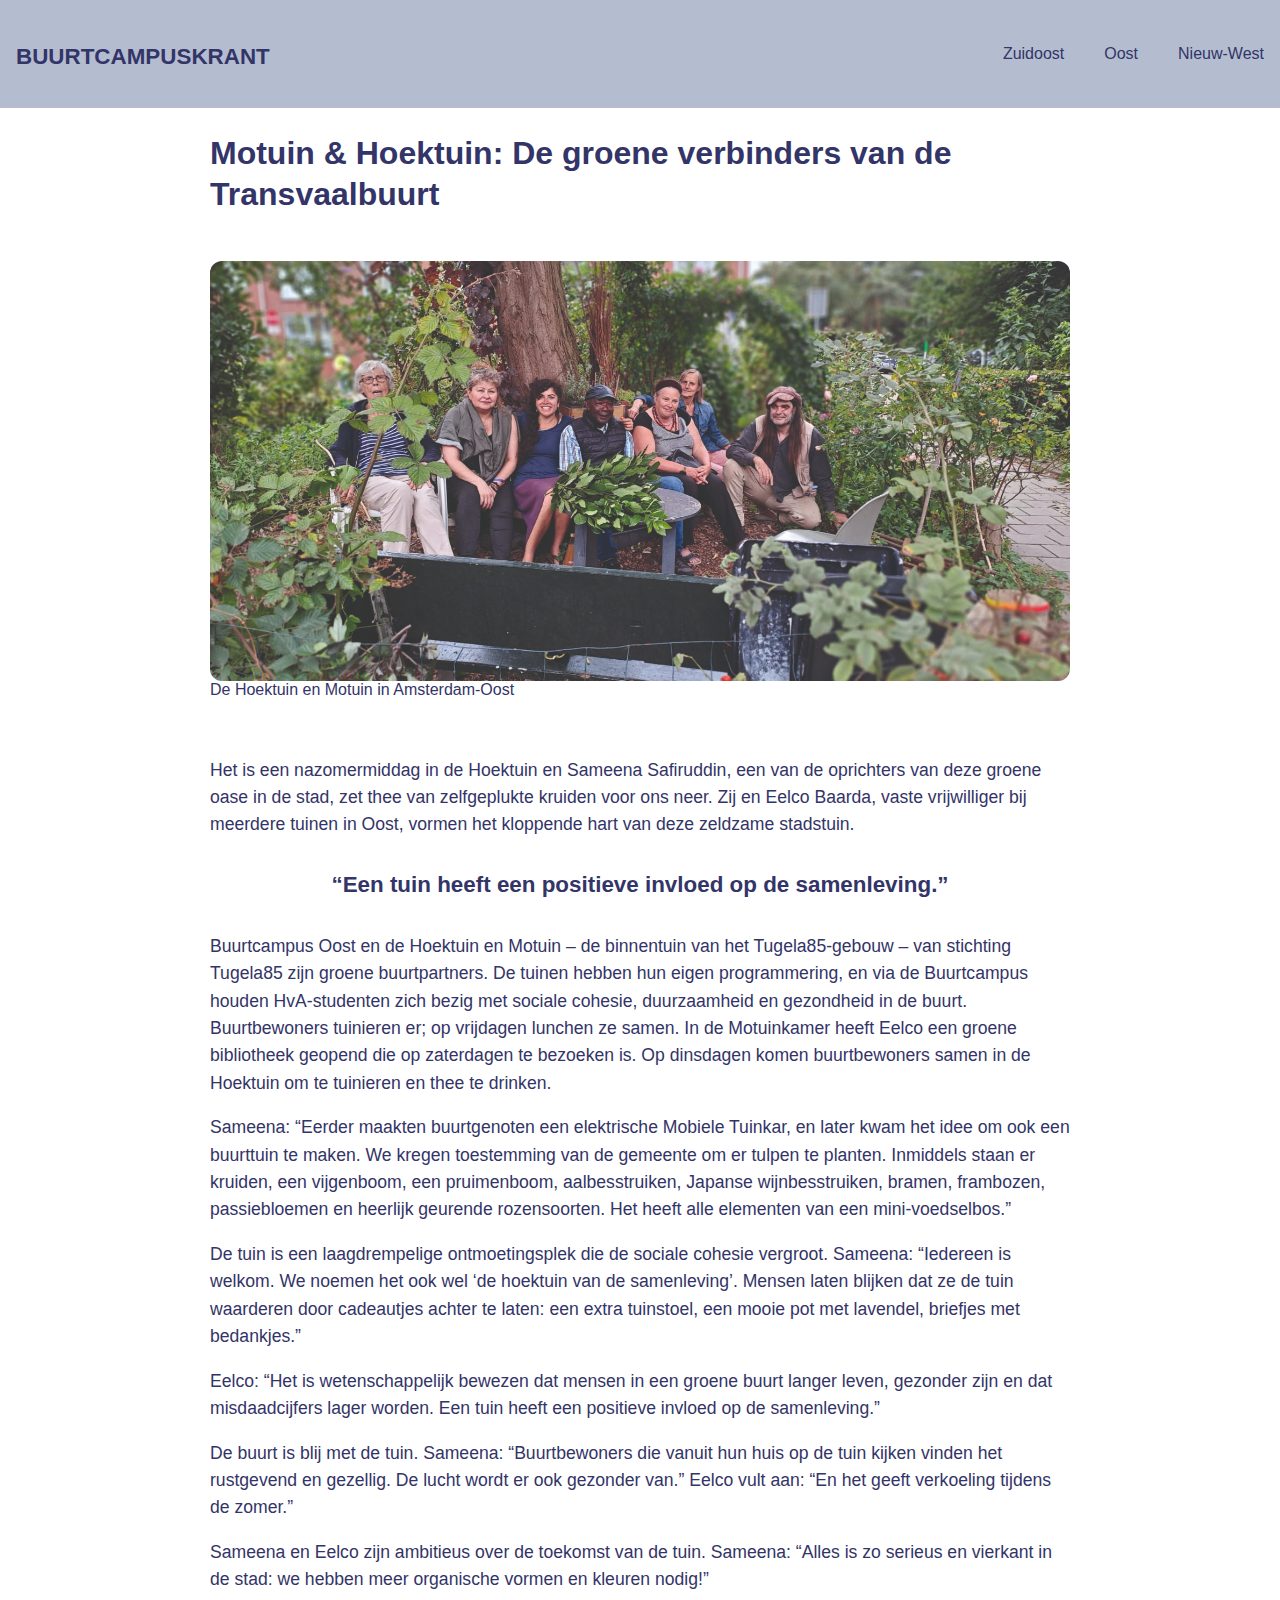
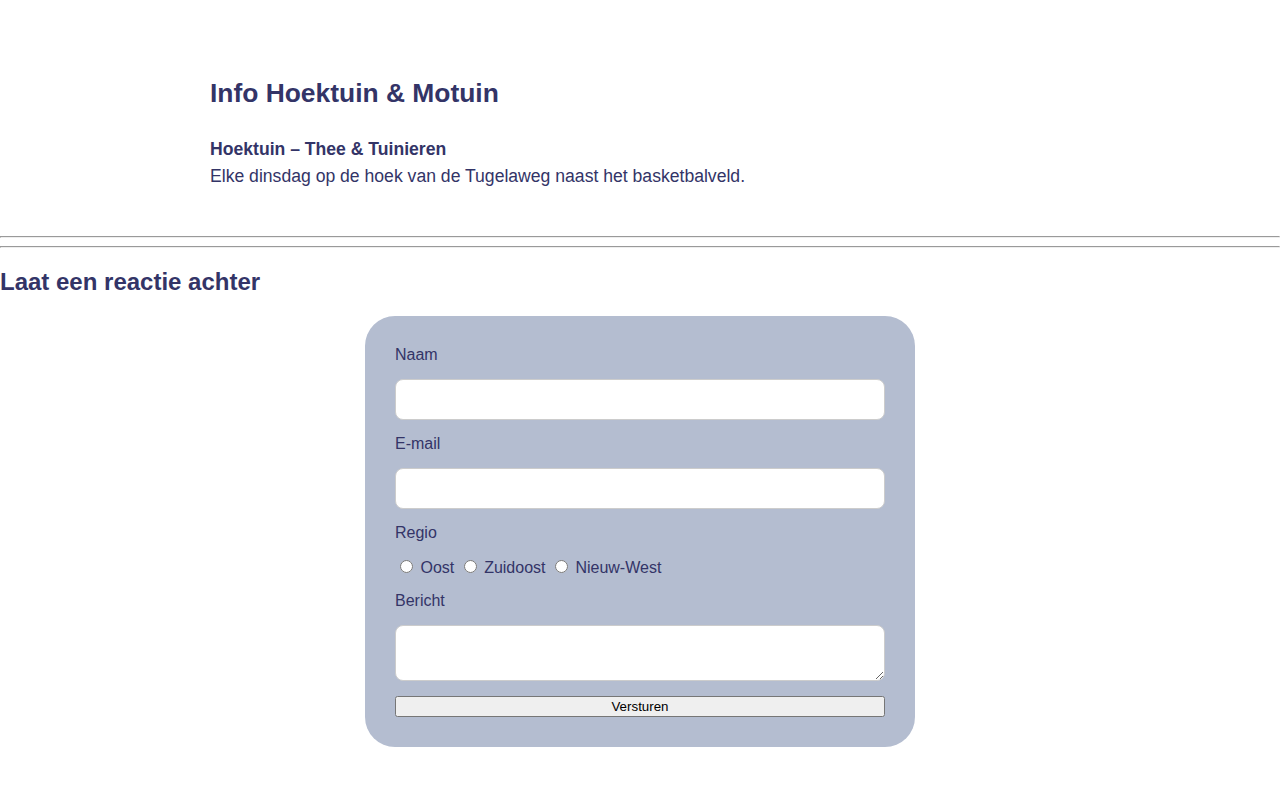
<file: artikel 3.html>
<!DOCTYPE html>
<html lang="nl">
<head>
    <meta charset="UTF-8">
    <meta name="viewport" content="width=device-width, initial-scale=1.0">
    <title>Motuin & Hoektuin – Buurtcampuskrant</title>

    <!-- Styleguide -->
    <link rel="stylesheet" href="https://toasterbath0758.github.io/look-and-feel-styleguide-BCK/styleguide-buurtcampuskrant.css">

    <!-- Jouw CSS -->
    <link rel="stylesheet" href="style.css">
</head>

<body>

<header class="header-main">

    <h1 class="font-size-xxl">
        <a href="index.html">Buurtcampuskrant</a>
    </h1>

    <nav class="navList">
        <ul id="navList">
            <li><a class="navKnop font-size-l" href="zuidoost.html">Zuidoost</a></li>
            <li><a class="navKnop font-size-l" href="oost.html">Oost</a></li>
            <li><a class="navKnop font-size-l" href="nieuw-west.html">Nieuw-West</a></li>
        </ul>
    </nav>
</header>

<main>

    <!-- PAGINATITEL -->
    <h1 class="pagina-titel font-size-xl">
        Motuin & Hoektuin: De groene verbinders van de Transvaalbuurt
    </h1>

    <!-- FOTO -->
    <section class="artikel-foto">
        <img src="mohoektuin.JPG" alt="Motuin en Hoektuin in de Transvaalbuurt">
        <figcaption class="font-size-s foto-label">De Hoektuin en Motuin in Amsterdam-Oost</figcaption>
    </section>

    <!-- ARTIKELTEKST -->
    <section class="artikel-tekstblok">

        <!-- INTRO -->
        <p class="font-size-s">
            Het is een nazomermiddag in de Hoektuin en Sameena Safiruddin, een van de oprichters van deze groene oase in de stad,
            zet thee van zelfgeplukte kruiden voor ons neer. Zij en Eelco Baarda, vaste vrijwilliger bij meerdere tuinen in Oost,
            vormen het kloppende hart van deze zeldzame stadstuin.
        </p>

        <!-- OPTIONELE STREAMER -->
        <blockquote class="blockquote1">
            <p class="font-size-l"><strong>“Een tuin heeft een positieve invloed op de samenleving.”</strong></p>
        </blockquote>

        <!-- BODY -->
        <p class="font-size-s">
            Buurtcampus Oost en de Hoektuin en Motuin – de binnentuin van het Tugela85-gebouw – van stichting Tugela85 zijn
            groene buurtpartners. De tuinen hebben hun eigen programmering, en via de Buurtcampus houden HvA-studenten
            zich bezig met sociale cohesie, duurzaamheid en gezondheid in de buurt. Buurtbewoners tuinieren er;
            op vrijdagen lunchen ze samen. In de Motuinkamer heeft Eelco een groene bibliotheek geopend die op zaterdagen
            te bezoeken is. Op dinsdagen komen buurtbewoners samen in de Hoektuin om te tuinieren en thee te drinken.
        </p>

        <p class="font-size-s">
            Sameena: “Eerder maakten buurtgenoten een elektrische Mobiele Tuinkar, en later kwam het idee om ook een buurttuin
            te maken. We kregen toestemming van de gemeente om er tulpen te planten. Inmiddels staan er kruiden, een
            vijgenboom, een pruimenboom, aalbesstruiken, Japanse wijnbesstruiken, bramen, frambozen, passiebloemen en heerlijk
            geurende rozensoorten. Het heeft alle elementen van een mini-voedselbos.”
        </p>

        <p class="font-size-s">
            De tuin is een laagdrempelige ontmoetingsplek die de sociale cohesie vergroot. Sameena: “Iedereen is welkom.
            We noemen het ook wel ‘de hoektuin van de samenleving’. Mensen laten blijken dat ze de tuin waarderen door
            cadeautjes achter te laten: een extra tuinstoel, een mooie pot met lavendel, briefjes met bedankjes.”
        </p>

        <p class="font-size-s">
            Eelco: “Het is wetenschappelijk bewezen dat mensen in een groene buurt langer leven, gezonder zijn en dat
            misdaadcijfers lager worden. Een tuin heeft een positieve invloed op de samenleving.”
        </p>

        <p class="font-size-s">
            De buurt is blij met de tuin. Sameena: “Buurtbewoners die vanuit hun huis op de tuin kijken vinden het
            rustgevend en gezellig. De lucht wordt er ook gezonder van.” Eelco vult aan: “En het geeft verkoeling
            tijdens de zomer.”
        </p>

        <p class="font-size-s">
            Sameena en Eelco zijn ambitieus over de toekomst van de tuin. Sameena: “Alles is zo serieus en vierkant in
            de stad: we hebben meer organische vormen en kleuren nodig!”
        </p>

    </section>

    <!-- INZETKADER -->
    <section class="artikel-tekstblok">
        <h2 class="font-size-l">Info Hoektuin & Motuin</h2>

        <p class="font-size-s">
            <strong>Hoektuin – Thee & Tuinieren</strong><br>
            Elke dinsdag op de hoek van de Tugelaweg naast het basketbalveld.
        </p>
    </section>

    <hr>

    <hr>

<!-- REACTIEFORMULIER -->
<section class="reactie-container">

    <h2 class="reactie-titel font-size-xl">Laat een reactie achter</h2>

    <form class="contact-form">

        <label class="form-label-text">Naam</label>
        <input type="text" class="input-field" required>

        <label class="form-label-text">E-mail</label>
        <input type="email" class="input-field" required>

        <label class="form-label-text">Regio</label>
        <div class="radio-group">
            <label><input type="radio" name="regio" value="Oost"> Oost</label>
            <label><input type="radio" name="regio" value="Zuidoost"> Zuidoost</label>
            <label><input type="radio" name="regio" value="Nieuw-West"> Nieuw-West</label>
        </div>

        <label class="form-label-textarea">Bericht</label>
        <textarea class="textarea-input-field" required></textarea>

        <button class="submit-button">Versturen</button>
    </form>

</section>


</main>

</body>
</html>
</file>
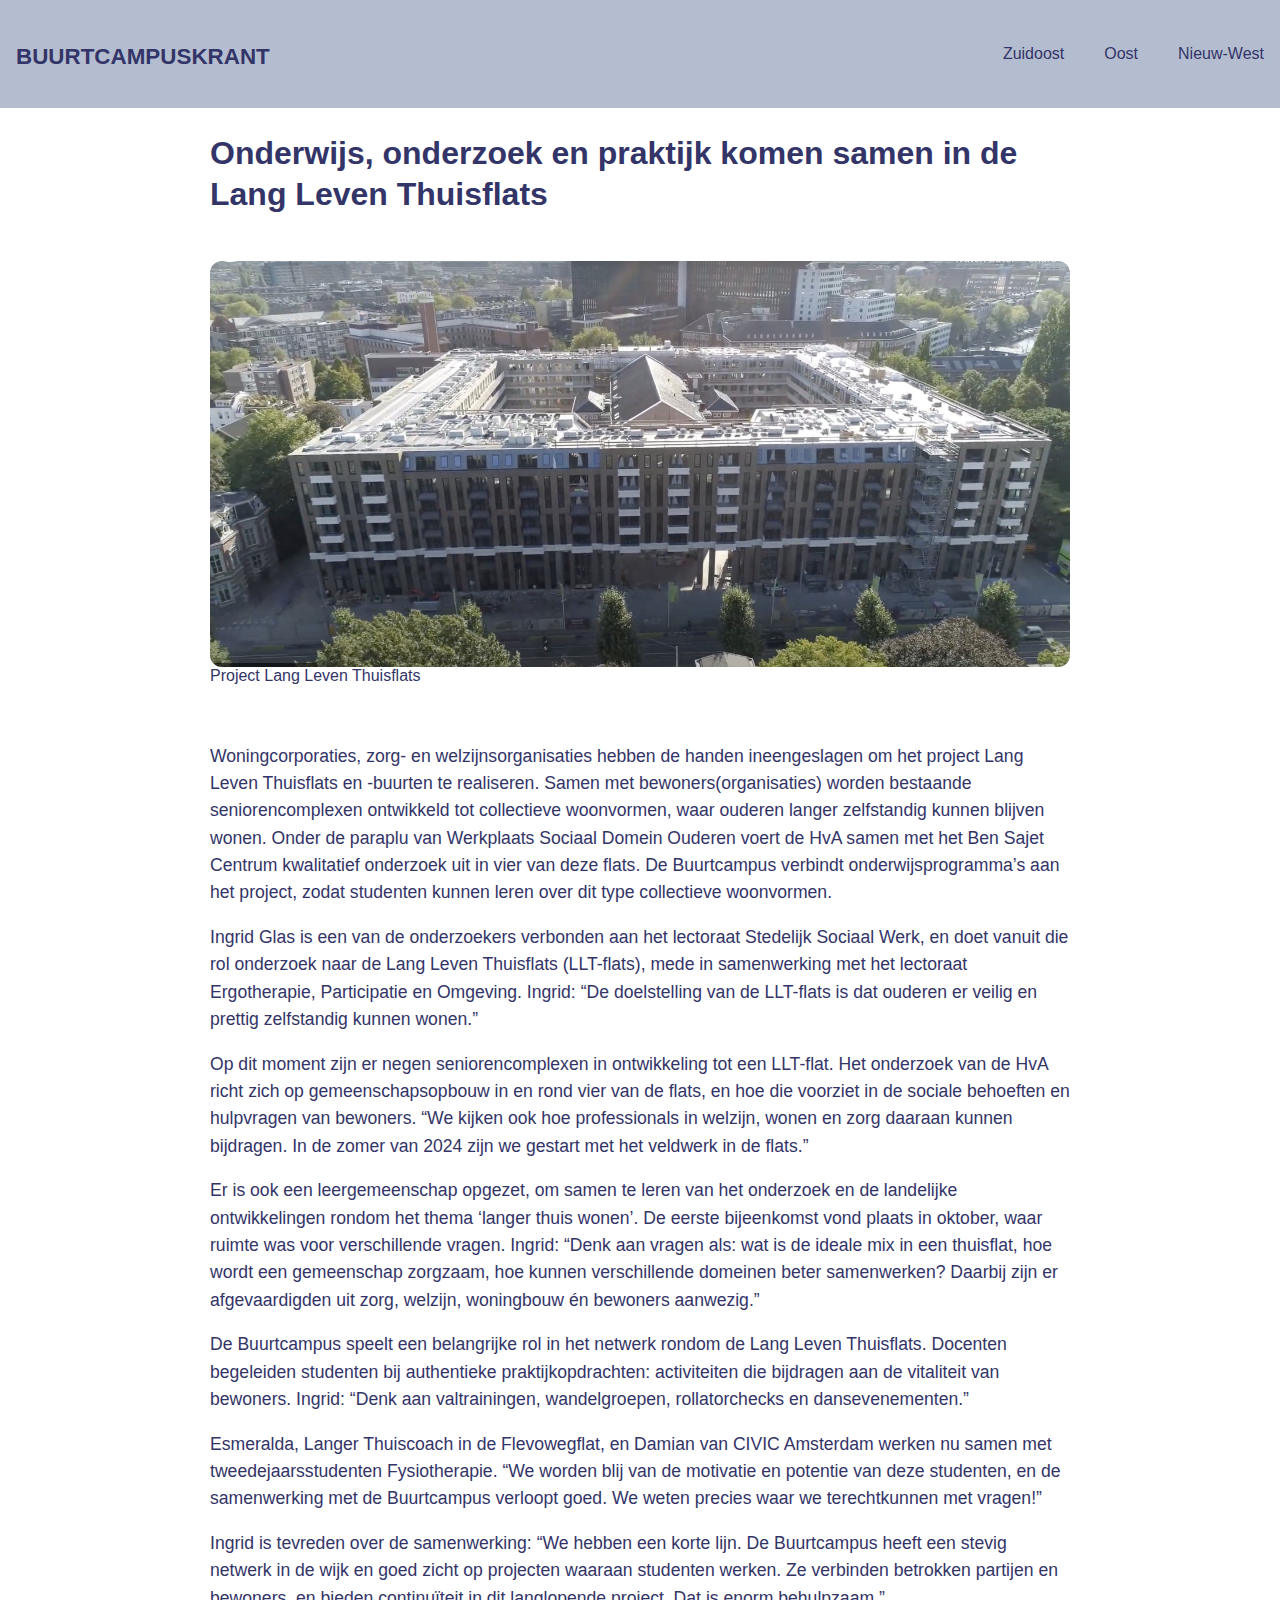
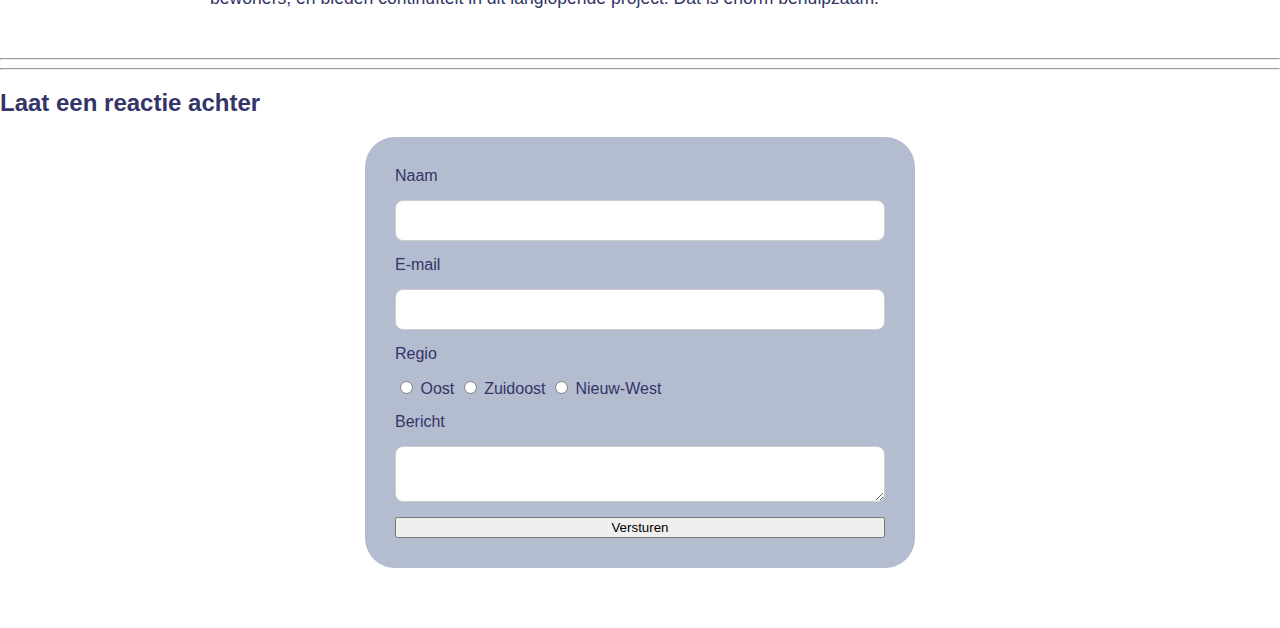
<file: Artikel2.html>
<!DOCTYPE html>
<html lang="nl">
<head>
    <meta charset="UTF-8">
    <meta name="viewport" content="width=device-width, initial-scale=1.0">
    <title>Lang Leven Thuisflats – Buurtcampuskrant</title>

    <!-- Styleguide -->
    <link rel="stylesheet" href="https://toasterbath0758.github.io/look-and-feel-styleguide-BCK/styleguide-buurtcampuskrant.css">

    <!-- Jouw CSS -->
    <link rel="stylesheet" href="style.css">
</head>

<body>

<header class="header-main">

    <h1 class="font-size-xxl">
        <a href="index.html">Buurtcampuskrant</a>
    </h1>

    <nav class="navList">
        <ul id="navList">
            <li><a class="navKnop font-size-l" href="zuidoost.html">Zuidoost</a></li>
            <li><a class="navKnop font-size-l" href="oost.html">Oost</a></li>
            <li><a class="navKnop font-size-l" href="nieuw-west.html">Nieuw-West</a></li>
        </ul>
    </nav>
</header>


<main>
    <!-- PAGINATITEL -->
    <h1 class="pagina-titel font-size-xl">
        Onderwijs, onderzoek en praktijk komen samen in de Lang Leven Thuisflats
    </h1>

    <!-- FOTO -->
    <section class="artikel-foto">
        <img src="Lang leven de flat.jpg" alt="Lang Leven Thuisflats project">
        <figcaption class="font-size-s foto-label">Project Lang Leven Thuisflats</figcaption>
    </section>

    <!-- ARTIKELTEKST -->
    <section class="artikel-tekstblok">

        <!-- INTRO -->
        <p class="font-size-s">
            Woningcorporaties, zorg- en welzijnsorganisaties hebben de handen ineengeslagen om het project
            Lang Leven Thuisflats en -buurten te realiseren. Samen met bewoners(organisaties) worden bestaande
            seniorencomplexen ontwikkeld tot collectieve woonvormen, waar ouderen langer zelfstandig kunnen blijven wonen.
            Onder de paraplu van Werkplaats Sociaal Domein Ouderen voert de HvA samen met het Ben Sajet Centrum kwalitatief
            onderzoek uit in vier van deze flats. De Buurtcampus verbindt onderwijsprogramma’s aan het project, zodat
            studenten kunnen leren over dit type collectieve woonvormen.
        </p>

        <!-- BODY -->
        <p class="font-size-s">
            Ingrid Glas is een van de onderzoekers verbonden aan het lectoraat Stedelijk Sociaal Werk, en doet vanuit die rol
            onderzoek naar de Lang Leven Thuisflats (LLT-flats), mede in samenwerking met het lectoraat Ergotherapie,
            Participatie en Omgeving. Ingrid: “De doelstelling van de LLT-flats is dat ouderen er veilig en prettig
            zelfstandig kunnen wonen.”
        </p>

        <p class="font-size-s">
            Op dit moment zijn er negen seniorencomplexen in ontwikkeling tot een LLT-flat. Het onderzoek van de HvA richt zich
            op gemeenschapsopbouw in en rond vier van de flats, en hoe die voorziet in de sociale behoeften en hulpvragen
            van bewoners. “We kijken ook hoe professionals in welzijn, wonen en zorg daaraan kunnen bijdragen. In de zomer
            van 2024 zijn we gestart met het veldwerk in de flats.”
        </p>

        <p class="font-size-s">
            Er is ook een leergemeenschap opgezet, om samen te leren van het onderzoek en de landelijke ontwikkelingen rondom
            het thema ‘langer thuis wonen’. De eerste bijeenkomst vond plaats in oktober, waar ruimte was voor verschillende
            vragen. Ingrid: “Denk aan vragen als: wat is de ideale mix in een thuisflat, hoe wordt een gemeenschap zorgzaam,
            hoe kunnen verschillende domeinen beter samenwerken? Daarbij zijn er afgevaardigden uit zorg, welzijn,
            woningbouw én bewoners aanwezig.”
        </p>

        <p class="font-size-s">
            De Buurtcampus speelt een belangrijke rol in het netwerk rondom de Lang Leven Thuisflats. Docenten begeleiden
            studenten bij authentieke praktijkopdrachten: activiteiten die bijdragen aan de vitaliteit van bewoners.
            Ingrid: “Denk aan valtrainingen, wandelgroepen, rollatorchecks en dansevenementen.”
        </p>

        <p class="font-size-s">
            Esmeralda, Langer Thuiscoach in de Flevowegflat, en Damian van CIVIC Amsterdam werken nu samen met
            tweedejaarsstudenten Fysiotherapie. “We worden blij van de motivatie en potentie van deze studenten,
            en de samenwerking met de Buurtcampus verloopt goed. We weten precies waar we terechtkunnen met vragen!”
        </p>

        <p class="font-size-s">
            Ingrid is tevreden over de samenwerking: “We hebben een korte lijn. De Buurtcampus heeft een stevig netwerk in de
            wijk en goed zicht op projecten waaraan studenten werken. Ze verbinden betrokken partijen en bewoners,
            en bieden continuïteit in dit langlopende project. Dat is enorm behulpzaam.”
        </p>

    </section>

    <hr>

   <hr>

<!-- REACTIEFORMULIER -->
<section class="reactie-container">

    <h2 class="reactie-titel font-size-xl">Laat een reactie achter</h2>

    <form class="contact-form">

        <label class="form-label-text">Naam</label>
        <input type="text" class="input-field" required>

        <label class="form-label-text">E-mail</label>
        <input type="email" class="input-field" required>

        <label class="form-label-text">Regio</label>
        <div class="radio-group">
            <label><input type="radio" name="regio" value="Oost"> Oost</label>
            <label><input type="radio" name="regio" value="Zuidoost"> Zuidoost</label>
            <label><input type="radio" name="regio" value="Nieuw-West"> Nieuw-West</label>
        </div>

        <label class="form-label-textarea">Bericht</label>
        <textarea class="textarea-input-field" required></textarea>

        <button class="submit-button">Versturen</button>
    </form>

</section>

</main>

</body>
</html>
</file>
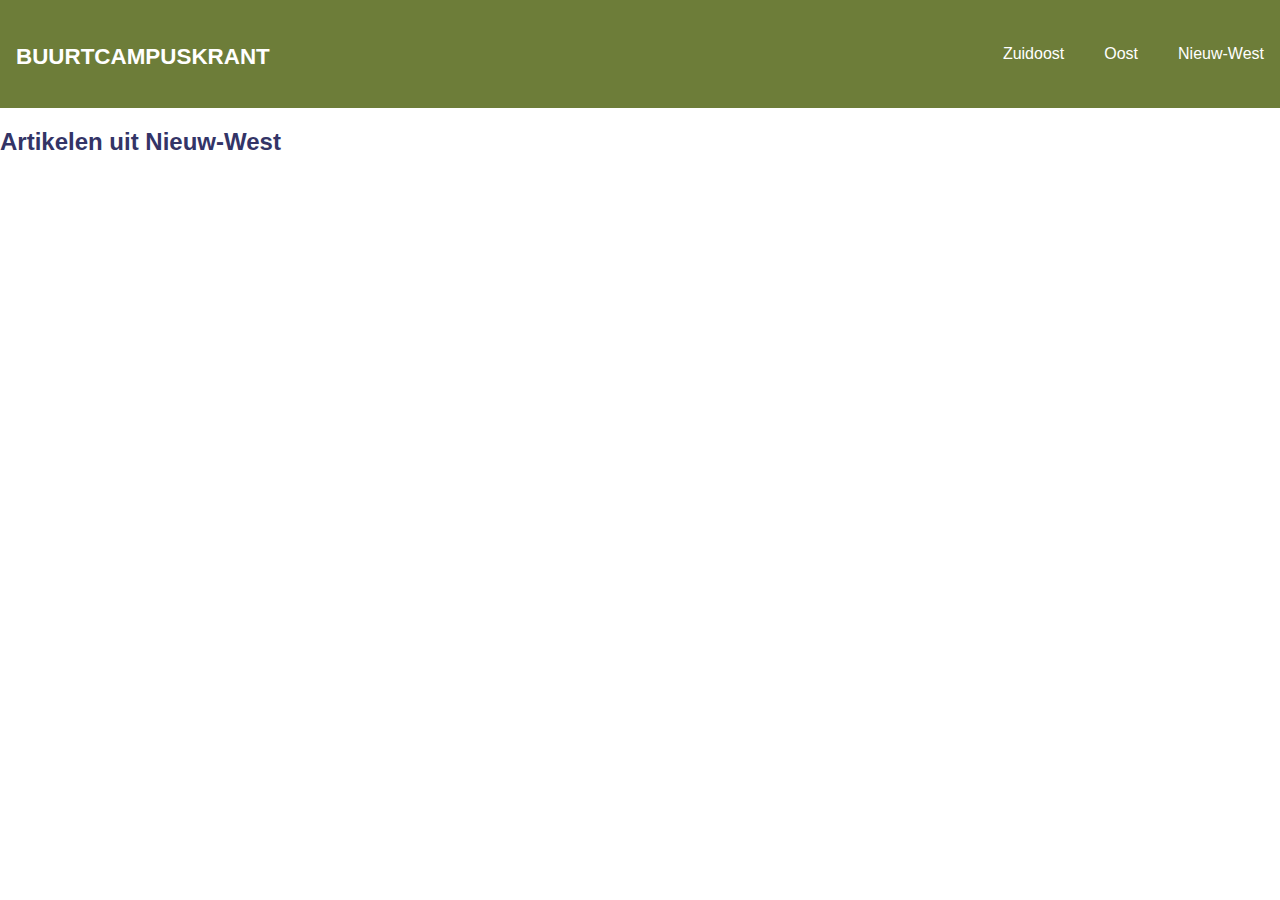
<file: nieuw-west.html>
<!DOCTYPE html>
<html lang="nl">
<head>
    <meta charset="UTF-8">
    <meta name="viewport" content="width=device-width, initial-scale=1.0">
    <title>Nieuw-West – Buurtcampuskrant</title>

    <link rel="stylesheet" href="https://toasterbath0758.github.io/look-and-feel-styleguide-BCK/styleguide-buurtcampuskrant.css">
    <link rel="stylesheet" href="style.css">
</head>
<body>

<header class="header-main header-nieuw-west">

    <div class="header-left">
        <h1 class="site-title">
            <a href="index.html">Buurtcampuskrant</a>
        </h1>
    </div>

    <nav class="header-right">
        <a href="zuidoost.html">Zuidoost</a>
        <a href="oost.html">Oost</a>
        <a href="nieuw-west.html" class="active">Nieuw-West</a>
    </nav>

    <button class="hamburger" aria-label="Open navigatie">
        <span></span><span></span><span></span>
    </button>

    <nav class="navList">
        <ul id="navList">
            <li><a href="zuidoost.html">Zuidoost</a></li>
            <li><a href="oost.html">Oost</a></li>
            <li><a href="nieuw-west.html" aria-current="page">Nieuw-West</a></li>
        </ul>
    </nav>

</header>

<main>
    <h2 class="buurt-titel font-size-xl">Artikelen uit Nieuw-West</h2>
</main>

<script src="script.js"></script>
</body>
</html>
</file>
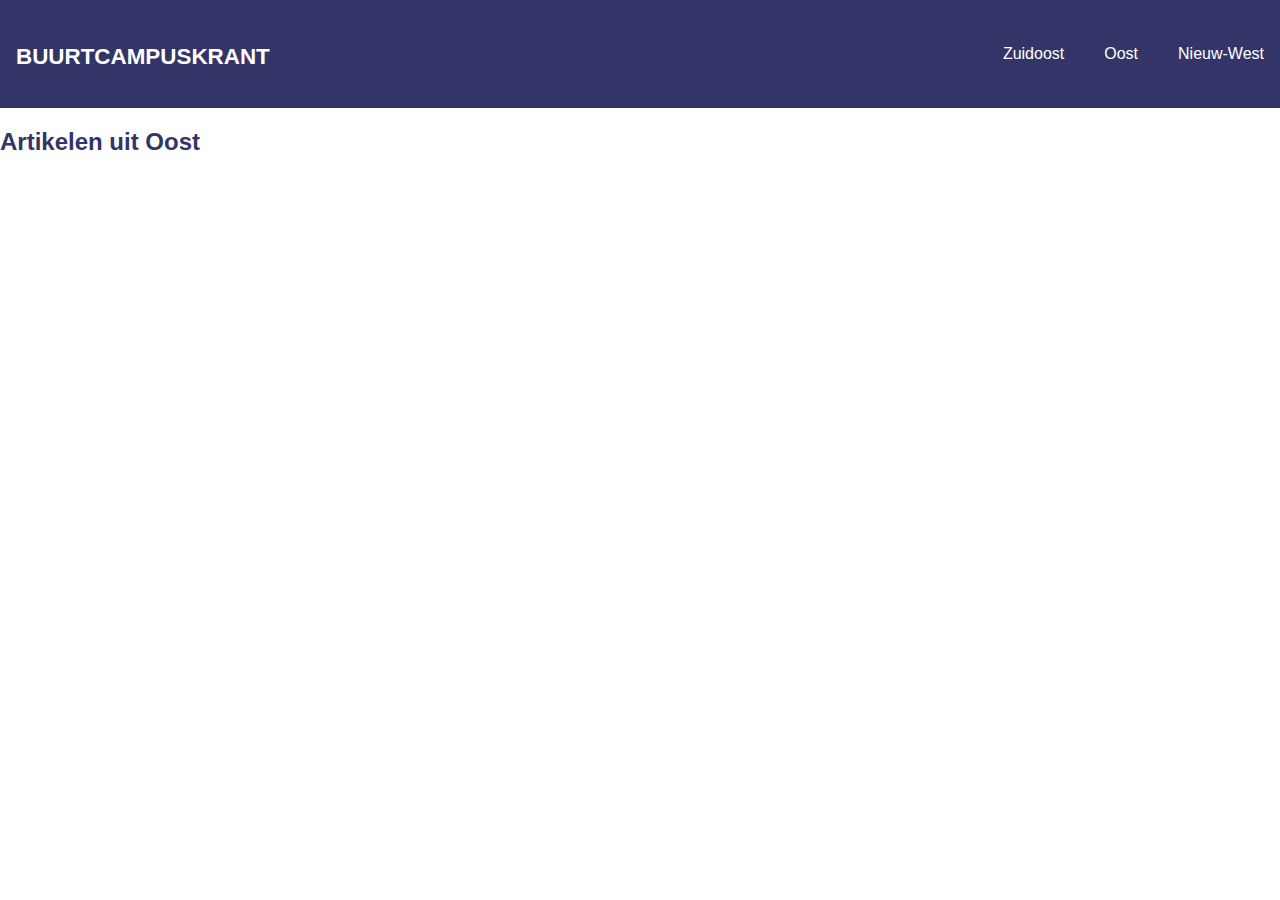
<file: oost.html>
<!DOCTYPE html>
<html lang="nl">
<head>
    <meta charset="UTF-8">
    <meta name="viewport" content="width=device-width, initial-scale=1.0">
    <title>Oost – Buurtcampuskrant</title>

    <link rel="stylesheet" href="https://toasterbath0758.github.io/look-and-feel-styleguide-BCK/styleguide-buurtcampuskrant.css">
    <link rel="stylesheet" href="style.css">
</head>
<body>

<header class="header-main header-oost">

    <div class="header-left">
        <h1 class="site-title">
            <a href="index.html">Buurtcampuskrant</a>
        </h1>
    </div>
    <button class="hamburger" aria-label="Open navigatie">
        <span></span><span></span><span></span>
    </button>

    <nav class="navList">
        <ul id="navList">
            <li><a href="zuidoost.html">Zuidoost</a></li>
            <li><a href="oost.html" aria-current="page">Oost</a></li>
            <li><a href="nieuw-west.html">Nieuw-West</a></li>
        </ul>
    </nav>

</header>

<main>
    <h2 class="buurt-titel font-size-xl">Artikelen uit Oost</h2>
</main>

<script src="script.js"></script>
</body>
</html>
</file>
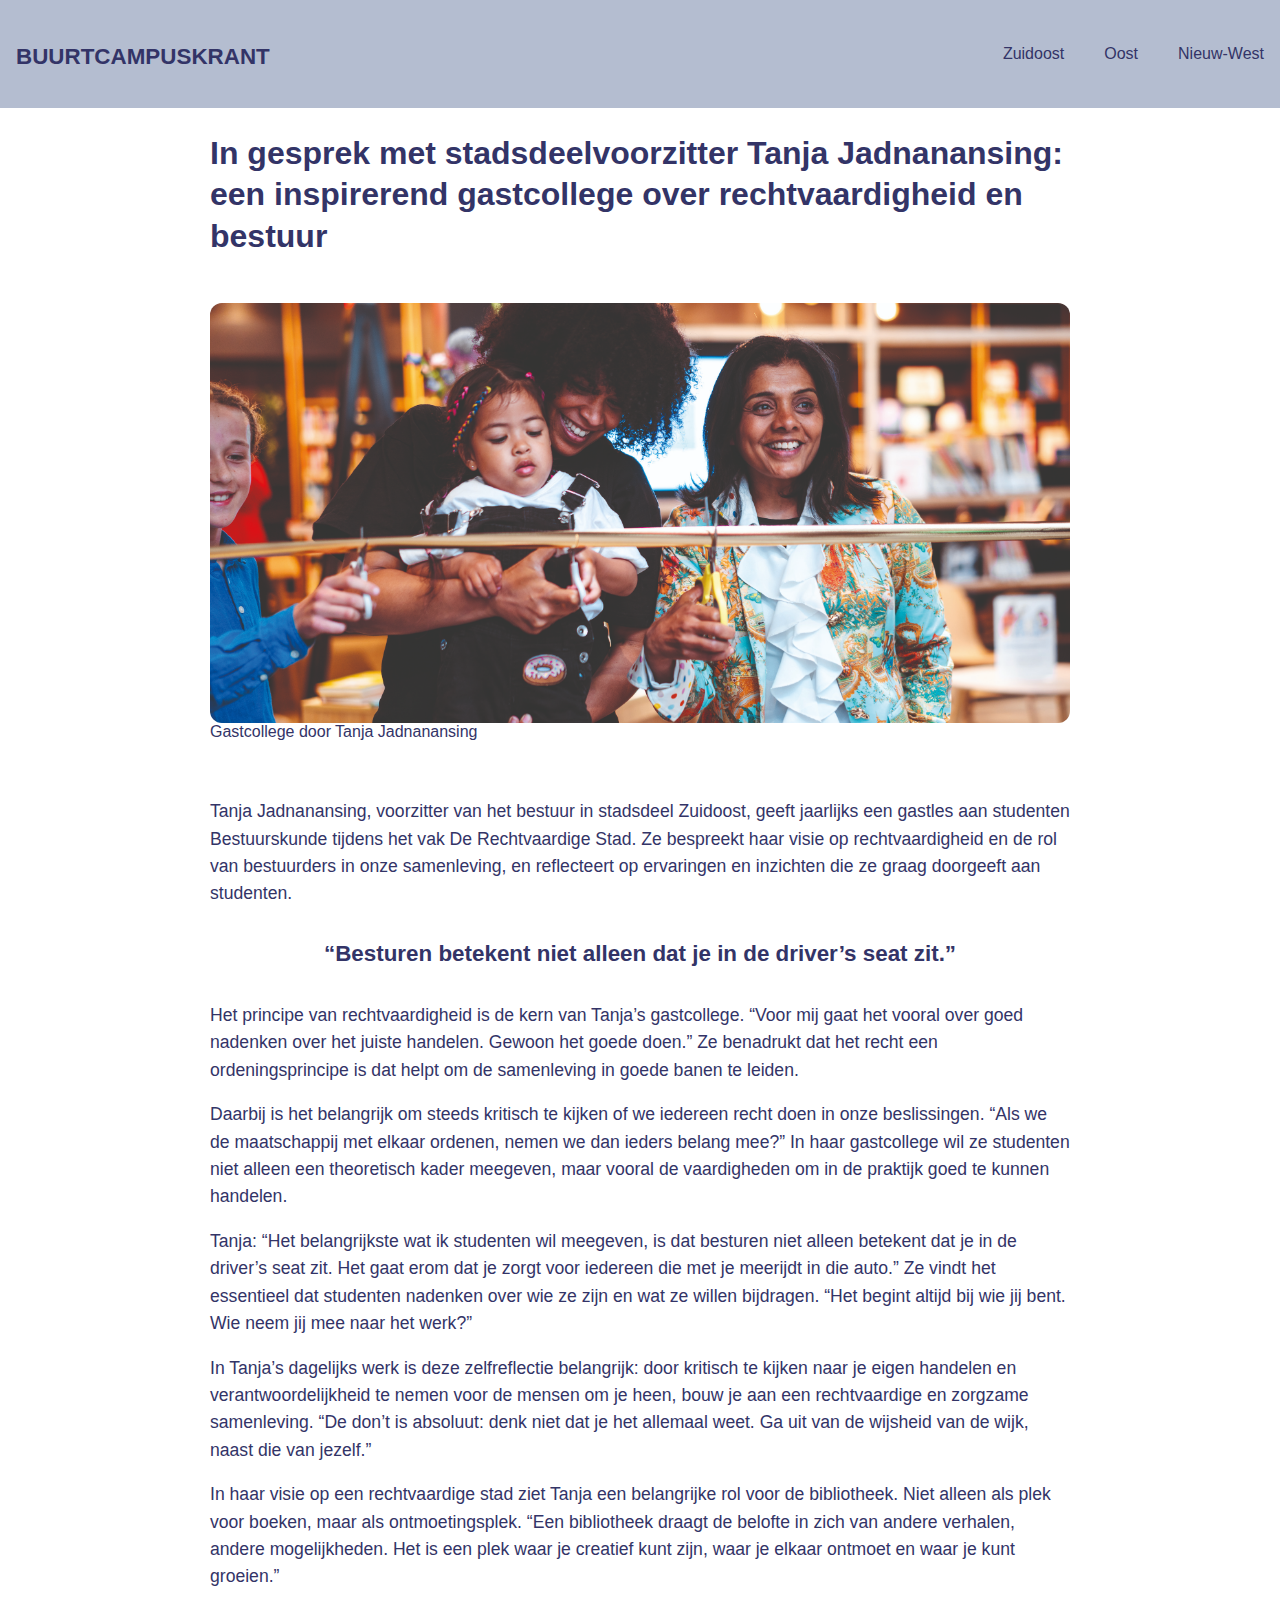
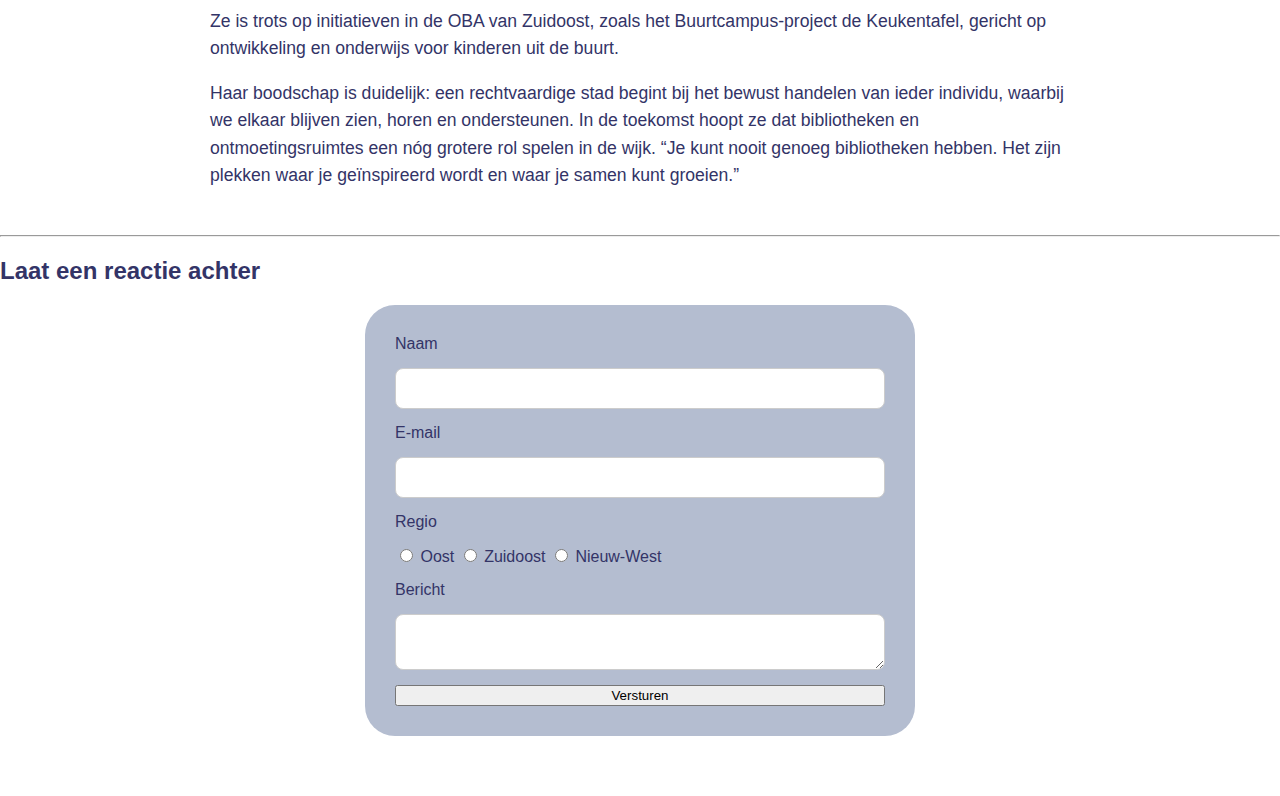
<file: Tanja Artikel.html>
<!DOCTYPE html>
<html lang="nl">
<head>
    <meta charset="UTF-8">
    <meta name="viewport" content="width=device-width, initial-scale=1.0">
    <title>Interview Tanja Jadnanansing – Buurtcampuskrant</title>

    <!-- Styleguide -->
    <link rel="stylesheet" href="https://toasterbath0758.github.io/look-and-feel-styleguide-BCK/styleguide-buurtcampuskrant.css">

    <!-- Jouw CSS -->
    <link rel="stylesheet" href="style.css">
</head>

<body>

<header class="header-main">

    <h1 class="site-title">
        <a href="index.html">Buurtcampuskrant</a>
    </h1>

    <nav class="navList">
        <ul id="navList">
            <li><a class="navKnop font-size-l" href="zuidoost.html">Zuidoost</a></li>
            <li><a class="navKnop font-size-l" href="oost.html">Oost</a></li>
            <li><a class="navKnop font-size-l" href="nieuw-west.html">Nieuw-West</a></li>
        </ul>
    </nav>

</header>

<main>
    </div>

    <!-- PAGINATITEL -->
    <h1 class="pagina-titel font-size-xl">
        In gesprek met stadsdeelvoorzitter Tanja Jadnanansing: een inspirerend gastcollege over rechtvaardigheid en bestuur
    </h1>

    <!-- FOTO -->
    <section class="artikel-foto">
        <img src="Tanja .jpg" alt="Tanja Jadnanansing tijdens haar gastcollege">
        <figcaption class="font-size-s foto-label">Gastcollege door Tanja Jadnanansing</figcaption>
    </section>

    <!-- ARTIKELTEKST -->
    <section class="artikel-tekstblok">

        <p class="font-size-s">
            Tanja Jadnanansing, voorzitter van het bestuur in stadsdeel Zuidoost, geeft jaarlijks een gastles aan studenten Bestuurskunde tijdens het vak De Rechtvaardige Stad.
            Ze bespreekt haar visie op rechtvaardigheid en de rol van bestuurders in onze samenleving, en reflecteert op ervaringen en inzichten die ze graag doorgeeft aan studenten.
        </p>

        <blockquote class="blockquote1">
            <p class="font-size-l"><strong>“Besturen betekent niet alleen dat je in de driver’s seat zit.”</strong></p>
        </blockquote>

        <p class="font-size-s">
            Het principe van rechtvaardigheid is de kern van Tanja’s gastcollege.
            “Voor mij gaat het vooral over goed nadenken over het juiste handelen. Gewoon het goede doen.”
            Ze benadrukt dat het recht een ordeningsprincipe is dat helpt om de samenleving in goede banen te leiden.
        </p>

        <p class="font-size-s">
            Daarbij is het belangrijk om steeds kritisch te kijken of we iedereen recht doen in onze beslissingen.
            “Als we de maatschappij met elkaar ordenen, nemen we dan ieders belang mee?”
            In haar gastcollege wil ze studenten niet alleen een theoretisch kader meegeven,
            maar vooral de vaardigheden om in de praktijk goed te kunnen handelen.
        </p>

        <p class="font-size-s">
            Tanja: “Het belangrijkste wat ik studenten wil meegeven, is dat besturen niet alleen betekent dat je in de driver’s seat zit.
            Het gaat erom dat je zorgt voor iedereen die met je meerijdt in die auto.”
            Ze vindt het essentieel dat studenten nadenken over wie ze zijn en wat ze willen bijdragen.
            “Het begint altijd bij wie jij bent. Wie neem jij mee naar het werk?”
        </p>

        <p class="font-size-s">
            In Tanja’s dagelijks werk is deze zelfreflectie belangrijk: door kritisch te kijken naar je eigen handelen
            en verantwoordelijkheid te nemen voor de mensen om je heen, bouw je aan een rechtvaardige en zorgzame samenleving.
            “De don’t is absoluut: denk niet dat je het allemaal weet. Ga uit van de wijsheid van de wijk, naast die van jezelf.”
        </p>

        <p class="font-size-s">
            In haar visie op een rechtvaardige stad ziet Tanja een belangrijke rol voor de bibliotheek.
            Niet alleen als plek voor boeken, maar als ontmoetingsplek.
            “Een bibliotheek draagt de belofte in zich van andere verhalen, andere mogelijkheden.
            Het is een plek waar je creatief kunt zijn, waar je elkaar ontmoet en waar je kunt groeien.”
        </p>

        <p class="font-size-s">
            Ze is trots op initiatieven in de OBA van Zuidoost, zoals het Buurtcampus-project de Keukentafel,
            gericht op ontwikkeling en onderwijs voor kinderen uit de buurt.
        </p>

        <p class="font-size-s">
            Haar boodschap is duidelijk: een rechtvaardige stad begint bij het bewust handelen van ieder individu,
            waarbij we elkaar blijven zien, horen en ondersteunen.
            In de toekomst hoopt ze dat bibliotheken en ontmoetingsruimtes een nóg grotere rol spelen in de wijk.
            “Je kunt nooit genoeg bibliotheken hebben. Het zijn plekken waar je geïnspireerd wordt en waar je samen kunt groeien.”
        </p>

    </section>

    <hr>

    <!-- REACTIEFORMULIER -->
    <section>
        <h2 class="font-size-xl reactie-titel">Laat een reactie achter</h2>

        <form class="contact-form">

            <label class="form-label-text">Naam</label>
            <input type="text" class="input-field" required>

            <label class="form-label-text">E-mail</label>
            <input type="email" class="input-field" required>

            <label class="form-label-text">Regio</label>
            <div class="radio-group">
                <label><input type="radio" name="regio" value="Oost"> Oost</label>
                <label><input type="radio" name="regio" value="Zuidoost"> Zuidoost</label>
                <label><input type="radio" name="regio" value="Nieuw-West"> Nieuw-West</label>
            </div>

            <label class="form-label-textarea">Bericht</label>
            <textarea class="textarea-input-field" required></textarea>

            <button class="submit-button">Versturen</button>
        </form>
    </section>

</main>

</body>
</html>
</file>
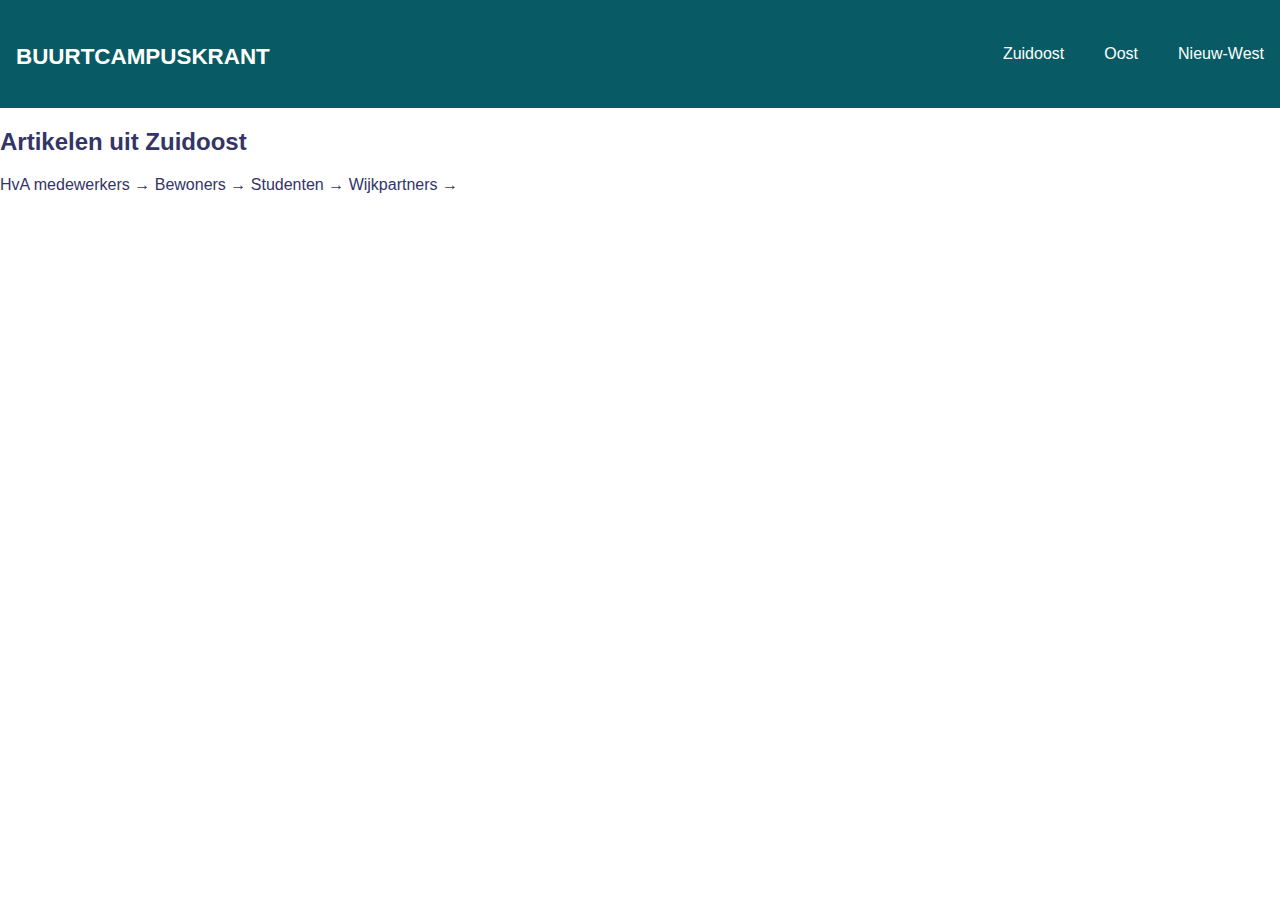
<file: zuidoost.html>
<!DOCTYPE html>
<html lang="nl">
<head>
    <meta charset="UTF-8">
    <meta name="viewport" content="width=device-width, initial-scale=1.0">
    <title>Zuidoost – Buurtcampuskrant</title>

    <!-- STYLEGUIDE -->
    <link rel="stylesheet" href="https://toasterbath0758.github.io/look-and-feel-styleguide-BCK/styleguide-buurtcampuskrant.css">

    <!-- JOUW CSS -->
    <link rel="stylesheet" href="style.css">
</head>
<body>

<header class="header-main header-zuidoost">

    <h1 class="site-title">
        <a href="index.html">Buurtcampuskrant</a>
    </h1>

    <button class="hamburger" aria-label="Open navigatie">
        <span></span>
        <span></span>
        <span></span>
    </button>

    <nav class="navList">
        <ul id="navList">
            <li>
                <a class="navKnop font-size-l" href="zuidoost.html" aria-current="page">
                    Zuidoost
                </a>
            </li>
            <li>
                <a class="navKnop font-size-l" href="oost.html">
                    Oost
                </a>
            </li>
            <li>
                <a class="navKnop font-size-l" href="nieuw-west.html">
                    Nieuw-West
                </a>
            </li>
        </ul>
    </nav>

</header>

<main>
    <h2 class="buurt-titel font-size-xl">Artikelen uit Zuidoost</h2>

    <div class="filter-box">
        <a href="#" class="filter-item">HvA medewerkers →</a>
        <a href="#" class="filter-item">Bewoners →</a>
        <a href="#" class="filter-item">Studenten →</a>
        <a href="#" class="filter-item">Wijkpartners →</a>
    </div>
</main>

<script src="script.js"></script>
</body>
</html>
</file>
<file: style.css>
/* BASIS INSTELLINGEN */

:root {
    --color-lucht-blauw: rgb(180, 189, 208);
    --color-zee: rgb(8, 91, 100);
    --color3: rgb(51, 52, 103);
    --color4: rgb(109, 125, 57);
    --color6: rgb(255, 255, 255);
    --color-wit: #ffffff;
    --color-grijs: #333;
}

* {
    box-sizing: border-box;
}

body {
    margin: 0;
    padding: 0;
    max-width: 100%;
    overflow-x: hidden;
    font-family: "BuurtCampusArial-Regular", Arial, sans-serif;
    color: var(--color3);
}

a {
    text-decoration: none;
    color: inherit;
}

img {
    display: block;
    width: 100%;
    height: auto;
}


/* HEADER */

.header-main {
    display: flex;
    justify-content: space-between;
    align-items: center;
    padding: 14px 16px;
    background: var(--color-lucht-blauw);
    flex-wrap: wrap;
    gap: 12px;
    position: relative;
    z-index: 10;
}

.site-title a,
.header-main h1 a {
    font-family: "BuurtCampusArial-Bold", Arial, sans-serif;
    font-size: 1.4rem;
    text-transform: uppercase;
    color: var(--color3);
}


/* HAMBURGER MENU */

.hamburger {
    width: 35px;
    height: 26px;
    display: flex;
    flex-direction: column;
    justify-content: space-between;
    background: none;
    border: none;
    cursor: pointer;
    padding: 4px;
}

.hamburger span {
    display: block;
    height: 3px;
    width: 100%;
    background: var(--color-grijs);
    border-radius: 3px;
    transition: 0.35s ease;
}

/* ANIMATIE:X via MDN */
.hamburger.open span:nth-child(1) {
    transform: translateY(10px) rotate(45deg);
}

.hamburger.open span:nth-child(2) {
    opacity: 0;
}

.hamburger.open span:nth-child(3) {
    transform: translateY(-2px) rotate(-45deg);
}


/* NAVIGATIE */

#navList {
    display: none;
    flex-direction: column;
    gap: 15px;

    background: var(--color-wit);
    padding: 16px;
    border-radius: 12px;

    position: absolute;
    top: 60px;
    left: 10px;
    right: 10px;

    transform: translateY(-10px);
    opacity: 0;
    transition: transform 0.35s ease, opacity 0.35s ease;

    box-shadow: 0 6px 20px rgba(0,0,0,0.12);
    z-index: 999;
}

/* Mobiele navigatie open */
#navList.open {
    display: flex !important;
    transform: translateY(0px);
    opacity: 1;
}


/* WELKOM + VIDEO (HOME) */

.home-video {
    max-width: 1200px;
    margin: 0 auto 40px;
    padding: 30px 20px;
    text-align: center;
}

.home-video h2 {
    margin-bottom: 10px;
    color: var(--color3);
}

.home-video p {
    margin-bottom: 20px;
    color: var(--color3);
}

.home-video video {
    width: 100%;
    max-width: 900px;
    max-height: 480px;
    border-radius: 16px;
    object-fit: cover;
}


/* NIEUWS + ARCHIEF */

.news-and-form {
    max-width: 1200px;
    margin: 0 auto;
    padding: 30px 20px;
}

.news-header {
    display: flex;
    justify-content: space-between;
    align-items: center;
}

.news-header h2 {
    color: var(--color3);
    font-weight: 700;
}

.archief-btn {
    padding: 8px 16px;
    border: 2px solid var(--color3);
    border-radius: 6px;
    font-weight: bold;
    color: var(--color3);
}


/* NIEUWS GRID */

.news-grid {
    display: grid;
    grid-template-columns: 1fr;
    gap: 40px;
    margin-top: 40px;
}

.news-card {
    display: flex;
    flex-direction: column;
    gap: 16px;
}

.news-card img {
    height: 240px;
    object-fit: cover;
    border-radius: 10px;
}

.news-card h3 {
    font-weight: 600;
    font-size: 1.4rem;
    line-height: 1.3;
    color: var(--color3);
}

.news-card h3:hover {
    text-decoration: underline;
}

.news-card p {
    font-size: 1rem;
    line-height: 1.4;
    color: var(--color3);
}


/* ARTIKEL PAGINA */

.pagina-titel {
    max-width: 900px;
    margin: 25px auto;
    padding: 0 20px;
    font-size: 2rem;
    line-height: 1.3;
}

.artikel-foto {
    max-width: 900px;
    margin: 0 auto;
    padding: 20px;
}

.artikel-foto img {
    border-radius: 12px;
    max-height: 420px;
    object-fit: cover;
}

.artikel-tekstblok {
    max-width: 900px;
    margin: 0 auto;
    padding: 20px;
    font-size: 1.1rem;
    line-height: 1.55;
}

.blockquote1 {
    max-width: 700px;
    margin: 30px auto;
    text-align: center;
    font-weight: bold;
    font-size: 1.4rem;
}


/* FORMULIER */

.contact-form {
    max-width: 550px;
    margin: 20px auto 60px;
    background: var(--color-lucht-blauw);
    padding: 30px;
    border-radius: 30px;
    display: flex;
    flex-direction: column;
    gap: 15px;
}

.input-field,
.textarea-input-field {
    width: 100%;
    padding: 12px;
    border-radius: 8px;
    border: 1px solid #ccc;
}


/* DECORATIE */

.decoratie-links,
.decoratie-rechts {
    position: absolute;      /* 👈 NIET fixed, scrolt gewoon mee */
    top: 180px;              /* start onder de header */
    display: flex;
    flex-direction: column;
    gap: 14px;

    width: 120px;
    pointer-events: none;
    z-index: 0;
}

.decoratie-links {
    left: 20px;
}

.decoratie-rechts {
    right: 20px;
}

.decoratie-links img,
.decoratie-rechts img {
    width: 100%;
    height: auto;
}


/* DESKTOP BREAKPOINT */

@media (min-width: 601px) {

    .hamburger {
        display: none !important;
    }

    #navList {
        display: flex !important;
        flex-direction: row;
        position: static;
        background: none;
        padding: 0;
        opacity: 1;
        transform: none;
        box-shadow: none;
        gap: 40px;
    }

    .site-title a {
        font-size: 1.8rem;
    }

    .news-grid {
        grid-template-columns: repeat(auto-fit, minmax(320px, 1fr));
        gap: 50px;
        margin-top: 50px;
    }

    .home-video {
        padding: 50px 20px;
    }
}


/* GEBIED-KLEUREN (HEADER) */

.header-zuidoost {
    background-color: var(--color-zee) !important;
    color: var(--color6) !important;
}

.header-zuidoost h1 a,
.header-zuidoost #navList a {
    color: var(--color-zee) !important;
}

.header-oost {
    background-color: var(--color3) !important;
    color: var(--color3) !important;
}

.header-oost h1 a,
.header-oost #navList a {
    color: var(--color3) !important;
}

.header-nieuw-west {
    background-color: var(--color4) !important;
    color: var(--color4) !important;
}

.header-nieuw-west h1 a,
.header-nieuw-west #navList a {
    color: var(--color4) !important;
}



/* TOEVOEGING: HOVER EFFECT HEADER NAV */


.header-zuidoost #navList a,
.header-oost #navList a,
.header-nieuw-west #navList a {
    transition: color 0.25s ease;
}

.header-zuidoost #navList a:hover,
.header-oost #navList a:hover,
.header-nieuw-west #navList a:hover {
    color: var(--color-lucht-blauw);
}

.header-zuidoost #navList a:focus-visible,
.header-oost #navList a:focus-visible,
.header-nieuw-west #navList a:focus-visible {
    color: var(--color-lucht-blauw);
    outline: none;
}


/* GEBIEDS-GEBONDEN HOVER KLEUREN (HEADER)   */

/* ZUIDOOST */
.header-zuidoost #navList a:hover,
.header-zuidoost #navList a:focus-visible {
    color: var(--color-zee) !important;
}

/* OOST */
.header-oost #navList a:hover,
.header-oost #navList a:focus-visible {
    color: var(--color3) !important;
}

/* NIEUW-WEST */
.header-nieuw-west #navList a:hover,
.header-nieuw-west #navList a:focus-visible {
    color: var(--color4) !important;
}


/* FIX: HAMBURGER ECHT IN DE HOEK (MOBIEL)   */


@media (max-width: 600px) {

    .header-main {
        position: relative;
        flex-wrap: nowrap;
    }

    .hamburger {
        position: absolute;
        top: 50%;
        right: 16px;
        transform: translateY(-50%);
        margin-left: 0;
    }

    .site-title,
    .header-main h1 {
        white-space: nowrap;
    }
}


/* FIX: EXTRA KLEIN SCHERM (320px)           */


@media (max-width: 340px) {

    .site-title a,
    .header-main h1 a {
        font-size: 1.05rem;
        letter-spacing: 0.5px;
    }

    .hamburger {
        right: 8px;
        width: 28px;
        height: 20px;
    }

    .hamburger span {
        height: 2px;
    }
}

/* TOEVOEGING: HEADER DECORATIE (TABLET+)    */


/* STANDAARD: NIET ZICHTBAAR (MOBIEL) */
.header-decoratie {
    display: none;
}

/* TABLET & DESKTOP */
@media (min-width: 600px) {

    .header-decoratie {
        display: block;
        position: absolute;
        inset: 0;
        pointer-events: none;
        z-index: 1;
    }

    /* Zorg dat logo + menu erboven blijven */
    .header-main > *:not(.header-decoratie) {
        position: relative;
        z-index: 2;
    }

    /* ALGEMEEN */
    .header-decoratie img {
        position: absolute;
        height: auto;
    }

    /* WOLKEN */
    .wolk {
        width: 90px;
        opacity: 0.85;
    }

    .wolk-1 {
        top: px;
        left: 280px;
    }

    .wolk-2 {
        top: 5px;
        right: 160px;
    }

    /* VOGELS */
    .vogel {
        width: 42px;
    }

    .vogel-1 {
        top: 14px;
        left: 340px;
    }

    .vogel-2 {
        top: 42px;
        right: 210px;
    }
}

/* DESKTOP GROTER */
@media (min-width: 1024px) {

    .wolk {
        width: 120px;
    }

    .vogel {
        width: 50px;
    }
}

/* FIX: VOGELS RICHTING + AFSTAND            */

@media (min-width: 600px) {

    /* WOLKEN – MEER RUIMTE */
    .wolk-1 {
        top: 6px;
        left: 42%;
    }

    .wolk-2 {
        top: 12px;
        left: 70%;
    }

    /* VOGELS – LOS VAN WOLKEN */
    .vogel-1 {
        top: 38px;
        left: 48%;
        transform: scaleX(-1); /* kijkt naar links */
    }

    .vogel-2 {
        top: 42px;
        left: 76%;
        transform: scaleX(1);  /* kijkt naar rechts */
    }
}
/* ========================================= */
/* FIX: DECORATIE MEER NAAR HET MIDDEN        */
/* ========================================= */

@media (min-width: 600px) {

    /* WOLKEN – MEER CENTRAAL */
    .wolk-1 {
        top: 6px;
        left: 45%;
    }

    .wolk-2 {
        top: 10px;
        left: 60%;
    }

    /* VOGELS – ONDER WOLKEN, WEG VAN NAV */
    .vogel-1 {
        top: 40px;
        left: 48%;
        transform: scaleX(-1); /* kijkt naar links */
    }

    .vogel-2 {
        top: 44px;
        left: 62%;
        transform: scaleX(1); /* kijkt naar rechts */
    }
}
/* ========================================= */
/* FIX: DECORATIE ECHT IN HET MIDDEN (LOGO)  */
/* ========================================= */

@media (min-width: 600px) {

    /* HEADER ALS REFERENTIE */
    .header-main {
        position: relative;
    }

    /* DECORATIE-CONTAINER */
    .header-decoratie {
        position: absolute;
        top: 0;
        left: 0;
        width: 100%;
        height: 100%;
        pointer-events: none;
    }

    /* WOLKEN – BOVEN LOGO */
    .wolk-1 {
        position: absolute;
        top: 6px;
        left: 38%;
    }

    .wolk-2 {
        position: absolute;
        top: 10px;
        left: 52%;
    }

    /* VOGELS – ONDER WOLKEN, RONDOM LOGO */
    .vogel-1 {
        position: absolute;
        top: 42px;
        left: 41%;
        transform: scaleX(-1); /* kijkt naar links */
    }

    .vogel-2 {
        position: absolute;
        top: 46px;
        left: 55%;
        transform: scaleX(1);  /* kijkt naar rechts */
    }
}
/* ===================================================== */
/* FIX: LOGO TEKST ALTIJD CONTRAST OP BUURT-PAGINA'S     */
/* ===================================================== */

.header-zuidoost .site-title a,
.header-oost .site-title a,
.header-nieuw-west .site-title a {
    color: #ffffff !important;
}
/* ================= VIDEO – SIMPEL & GOED ================= */

.video-wrapper {
    width: 100%;
    max-width: 360px;          /* TELEFOON: normale grootte */
    aspect-ratio: 16 / 9;
    margin: 1.5rem auto;
    border-radius: 12px;
    overflow: hidden;
}

.video-wrapper iframe {
    width: 100%;
    height: 100%;
    display: block;
}

/* COMPUTER */
@media (min-width: 768px) {
    .video-wrapper {
        max-width: 800px;      /* COMPUTER: niet te groot */
    }
}

/* Basis */
.wolk {
  position: absolute;
  will-change: transform;
}

/* Bewegen bij hover */
.header-main:hover .wolk-1 {
  animation: wolkDoor 6s linear infinite;
}

.header-main:hover .wolk-2 {
  animation: wolkDoor 9s linear infinite;
}

/* Van links naar rechts door het beeld */
@keyframes wolkDoor {
  from {
    transform: translateX(-150px);
  }
  to {
    transform: translateX(110vw);
  }
}

/* FIX: MENU LINKS ALTIJD ZICHTBAAR */
  
.header-zuidoost #navList a,
.header-oost #navList a,
.header-nieuw-west #navList a {
  color: #fff !important;
}

/*  duidelijke hover */
.header-zuidoost #navList a:hover,
.header-oost #navList a:hover,
.header-nieuw-west #navList a:hover,
.header-zuidoost #navList a:focus-visible,
.header-oost #navList a:focus-visible,
.header-nieuw-west #navList a:focus-visible {
  color: var(--color-lucht-blauw) !important;
  outline: none;
}

/* (aanrader) geen bullets */
#navList { list-style: none; margin: 0; padding: 0; }
</file>
